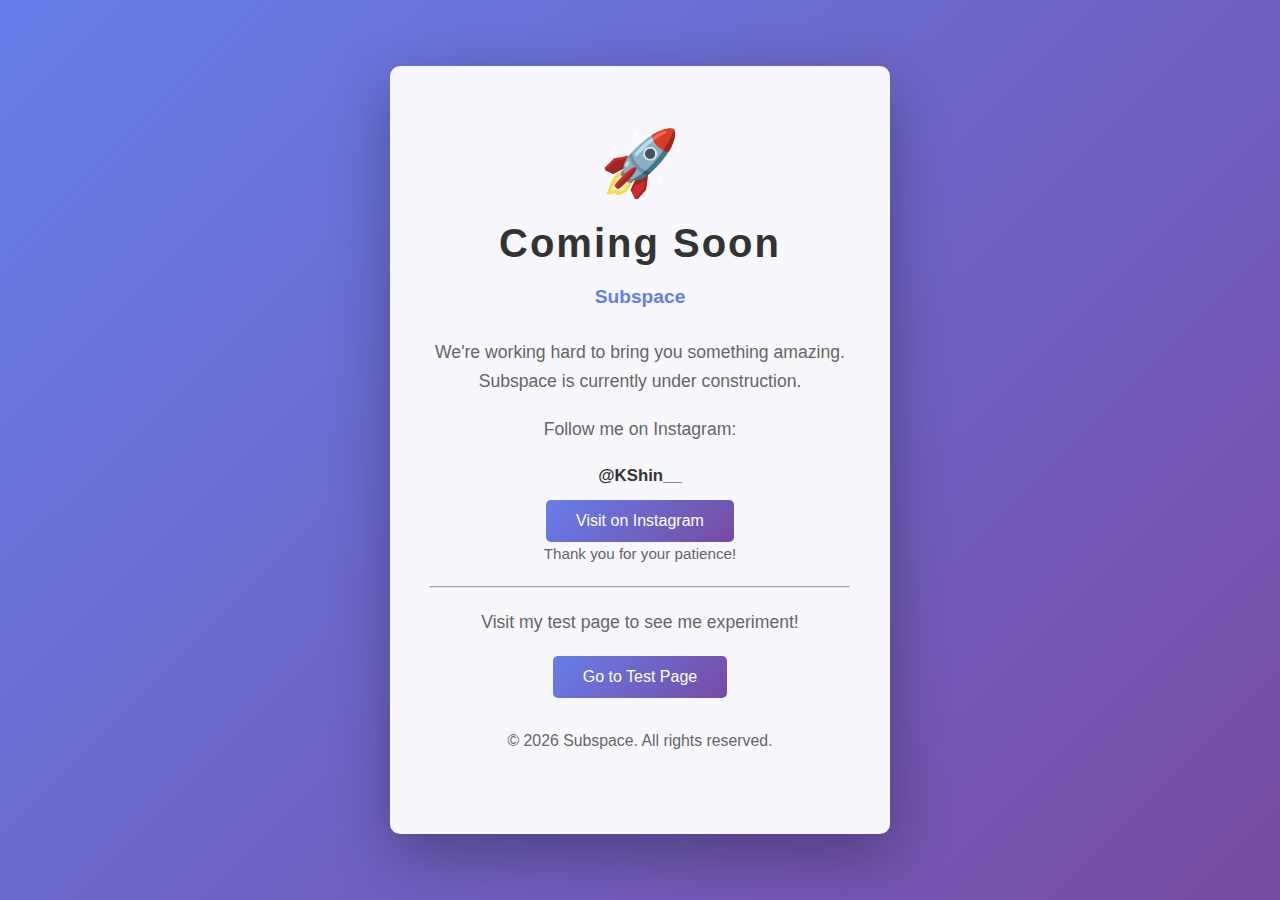
<file: index.html>
<!DOCTYPE html>
<html lang="en">
<head>
    <meta charset="UTF-8">
    <meta name="viewport" content="width=device-width, initial-scale=1.0">
    <title>🚀 Subspace - Coming Soon</title>
    <style>
        * {
            margin: 0;
            padding: 0;
            box-sizing: border-box;
        }

        body {
            font-family: 'Segoe UI', Tahoma, Geneva, Verdana, sans-serif;
            background: linear-gradient(135deg, #667eea 0%, #764ba2 100%);
            min-height: 100vh;
            display: flex;
            justify-content: center;
            align-items: center;
        }

        .container {
            text-align: center;
            background: rgba(255, 255, 255, 0.95);
            padding: 60px 40px;
            border-radius: 10px;
            box-shadow: 0 20px 60px rgba(0, 0, 0, 0.3);
            max-width: 500px;
            margin: 20px;
        }

        h1 {
            font-size: 2.5em;
            color: #333;
            margin-bottom: 20px;
            letter-spacing: 2px;
        }

        .site-name {
            font-size: 1.2em;
            color: #667eea;
            font-weight: bold;
            margin-bottom: 30px;
        }

        p {
            font-size: 1.1em;
            color: #666;
            line-height: 1.6;
            margin-bottom: 20px;
        }

        .construction-icon {
            font-size: 4em;
            margin-bottom: 20px;
        }

        .instagram-handle {
            font-weight: bold;
            font-size: 1.05em;
            color: #333;
            margin: 10px 0;
        }

        .insta-button {
            display: inline-block;
            background: linear-gradient(135deg, #667eea 0%, #764ba2 100%);
            color: white;
            text-decoration: none;
            padding: 12px 30px;
            border-radius: 5px;
            font-size: 1em;
            cursor: pointer;
            transition: transform 0.3s ease;
        }

        .insta-button:hover {
            transform: translateY(-2px);
        }

        .test-button {
            background: linear-gradient(135deg, #667eea 0%, #764ba2 100%);
            color: white;
            border: none;
            padding: 12px 30px;
            border-radius: 5px;
            font-size: 1em;
            cursor: pointer;
            transition: transform 0.3s ease;
        }

        .test-button:hover {
            transform: translateY(-2px);
        }

        .footer {
            margin-top: 30px;
            font-size: 0.9em;
            color: #999;
        }
    </style>
</head>
<body>
    <div class="container">
        <div class="construction-icon">🚀</div>
        <h1>Coming Soon</h1>
        <div class="site-name">Subspace</div>
        <p>We're working hard to bring you something amazing. Subspace is currently under construction.</p>
        
        <div>
            <p>Follow me on Instagram:</p>
            <p class="instagram-handle">@KShin__</p>
            <a class="insta-button" href="https://www.youtube.com/watch?v=dQw4w9WgXcQ" target="_blank" rel="noopener">Visit on Instagram</a>
        </div>

        <p style="font-size: 0.95em;">Thank you for your patience!</p>
        <hr>
        <div style="margin-top: 20px;">
            <p>Visit my test page to see me experiment!</p>
            <button class="test-button" onclick="window.location.href='Test.html'">Go to Test Page</button>
        </div>
        
        <div class="footer">
            <p>&copy; 2026 Subspace. All rights reserved.</p>
        </div>
    </div>
</body>
</html>
</file>
